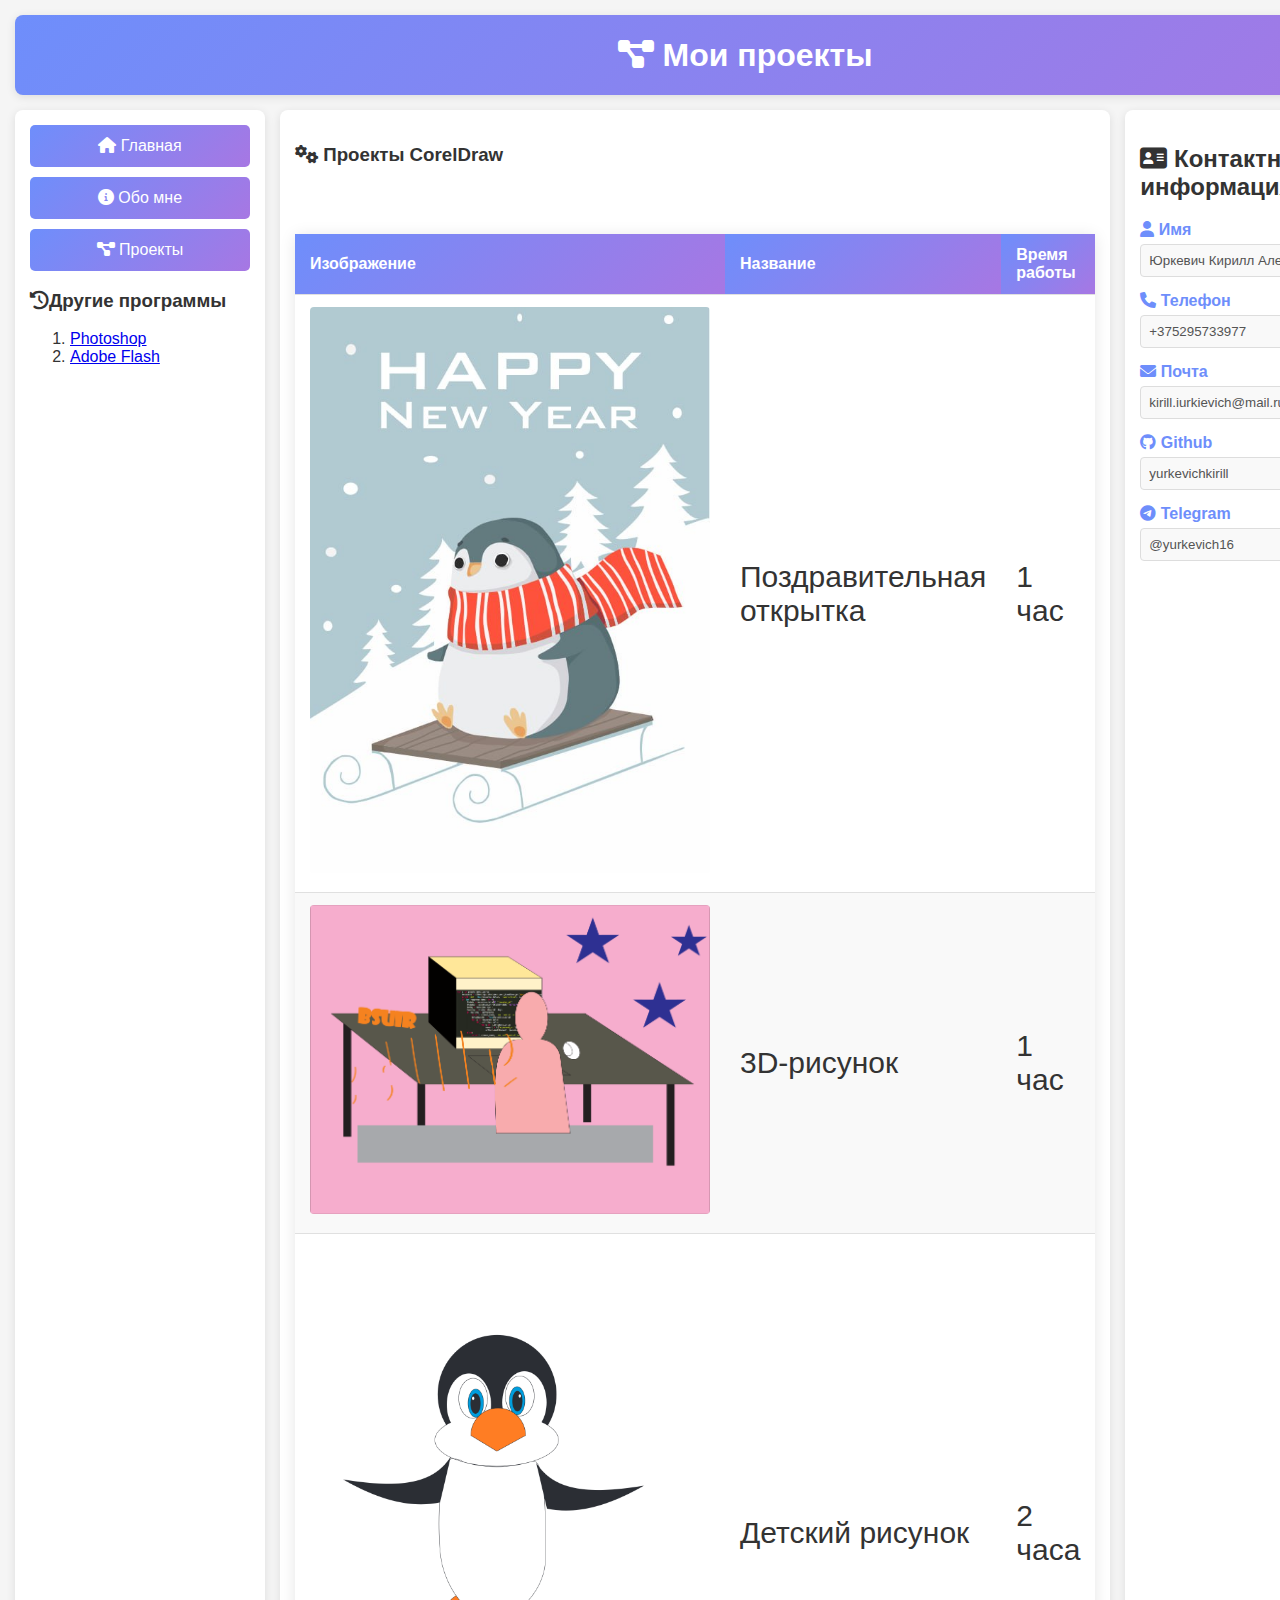
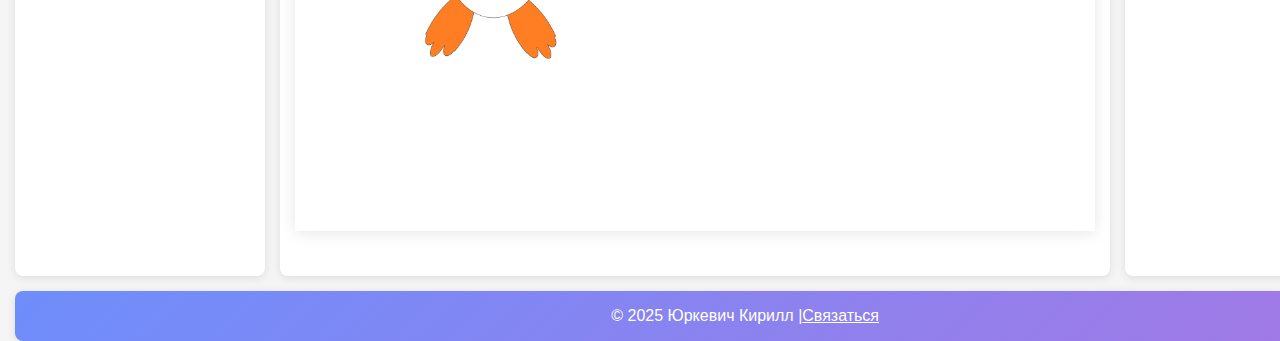
<file: pages/corel.html>
<!DOCTYPE html>
<html lang="ru">
<head>
  <meta charset="UTF-8">
  <meta name="viewport" content="width=device-width, initial-scale=1.0">
  <title>Мои проекты | Юркевич Кирилл</title>
  <link rel="stylesheet" href="../styles/style_projects.css">
  <link rel="stylesheet" href="https://cdnjs.cloudflare.com/ajax/libs/font-awesome/6.0.0-beta3/css/all.min.css">
  <style>
    .projects-table {
      width: 100%;
      border-collapse: collapse;
      margin: 30px 0;
      box-shadow: 0 2px 15px rgba(0,0,0,0.1);
    }
    
    .projects-table th {
      background: linear-gradient(135deg, #6e8efb, #a777e3);
      color: white;
    }
    
    .projects-table td, .projects-table th {
      padding: 12px 15px;
      border-bottom: 1px solid #e0e0e0;
    }

    .projects-table td{
      font-size: 30px;
    }
    
    .projects-table tr:last-child td {
      border-bottom: none;
    }
    
    .project-preview {
      width: 400px;
      height: auto;
      object-fit: cover;
      border-radius: 4px;
    }
    
    .category {
      display: inline-block;
      padding: 4px 8px;
      background: #f0f0f0;
      border-radius: 4px;
      font-size: 12px;
    }
    
    .view-btn {
      background: none;
      border: 1px solid #6e8efb;
      color: #6e8efb;
      padding: 5px 10px;
      border-radius: 4px;
      cursor: pointer;
      transition: all 0.3s;
    }
    
    .view-btn:hover {
      background: #6e8efb;
      color: white;
    }
  </style>
</head>
<body>
  <div class="container">
    <div class="header">
      <h1><i class="fas fa-project-diagram"></i> Мои проекты</h1>
    </div>
    
    <div class="sidebar">
      <div class="page-links">
        <button><a href="../index.html"><i class="fas fa-home"></i> Главная</a></button>
        <button><a href="description.html"><i class="fas fa-info-circle"></i> Обо мне</a></button>
        <button><a href="projects.html"><i class="fas fa-project-diagram"></i> Проекты</a></button>
      </div>
            
      <div class="recent-projects">
        <h3><i class="fas fa-history"></i>Другие программы</h3>
        <ol>
          <li><a href="photoshop.html">Photoshop</a></li>
          <li><a href="flash.html">Adobe Flash</a></li>
        </ol>
      </div>
    </div>

    <div class="nav">
      <h2><i class="fas fa-address-card"></i> Контактная информация</h2>
      <div class="contact-data">
        <div>
          <label for="name"><i class="fas fa-user"></i> Имя</label>
          <input type="text" value="Юркевич Кирилл Александрович" id="name" disabled>
        </div>
        <div>
          <label for="tel"><i class="fas fa-phone"></i> Телефон</label>
          <input type="text" id="tel" value="+375295733977" disabled>
        </div>
        <div>
          <label for="mail"><i class="fas fa-envelope"></i> Почта</label>
          <input type="text" id="mail" value="kirill.iurkievich@mail.ru" disabled>
        </div>
        <div>
          <label for="git"><i class="fab fa-github"></i> Github</label>
          <input type="text" id="git" value="yurkevichkirill" disabled>
        </div>
        <div>
          <label for="tg"><i class="fab fa-telegram"></i> Telegram</label>
          <input type="text" id="tg" value="@yurkevich16" disabled>
        </div>
      </div>
    </div>
    
    <div class="article">      
      <h3><i class="fas fa-cogs"></i> Проекты CorelDraw</h3>
      
      <table class="projects-table">
        <thead>
          <tr>
            <th>Изображение</th>
            <th>Название</th>
            <th>Время работы</th>
          </tr>
        </thead>
        <tbody>
          <tr>
            <td><img src="../projects/corel/new_year.jpg" alt="Открытка" class="project-preview"></td>
            <td>Поздравительная открытка</td>
            <td>1 час</td>
          </tr>
          <tr>
            <td><img src="../projects/corel/3d.png" alt="3D-рисунок" class="project-preview"></td>
            <td>3D-рисунок</td>
            <td>1 час</td>
          </tr>
          <tr>
            <td><img src="../projects/corel/Pinguin.png" alt="Детский рисунок" class="project-preview"></td>
            <td>Детский рисунок</td>
            <td>2 часа</td>
          </tr>
        </tbody>
      </table>
      
    </div>
    
    <div class="footer">
      © 2025 Юркевич Кирилл | <a href="https://mail.ru/kirill.iurkievich@mail.ru" style="color: white;">Связаться</a>
    </div>
  </div>
</body>
</html>
</file>
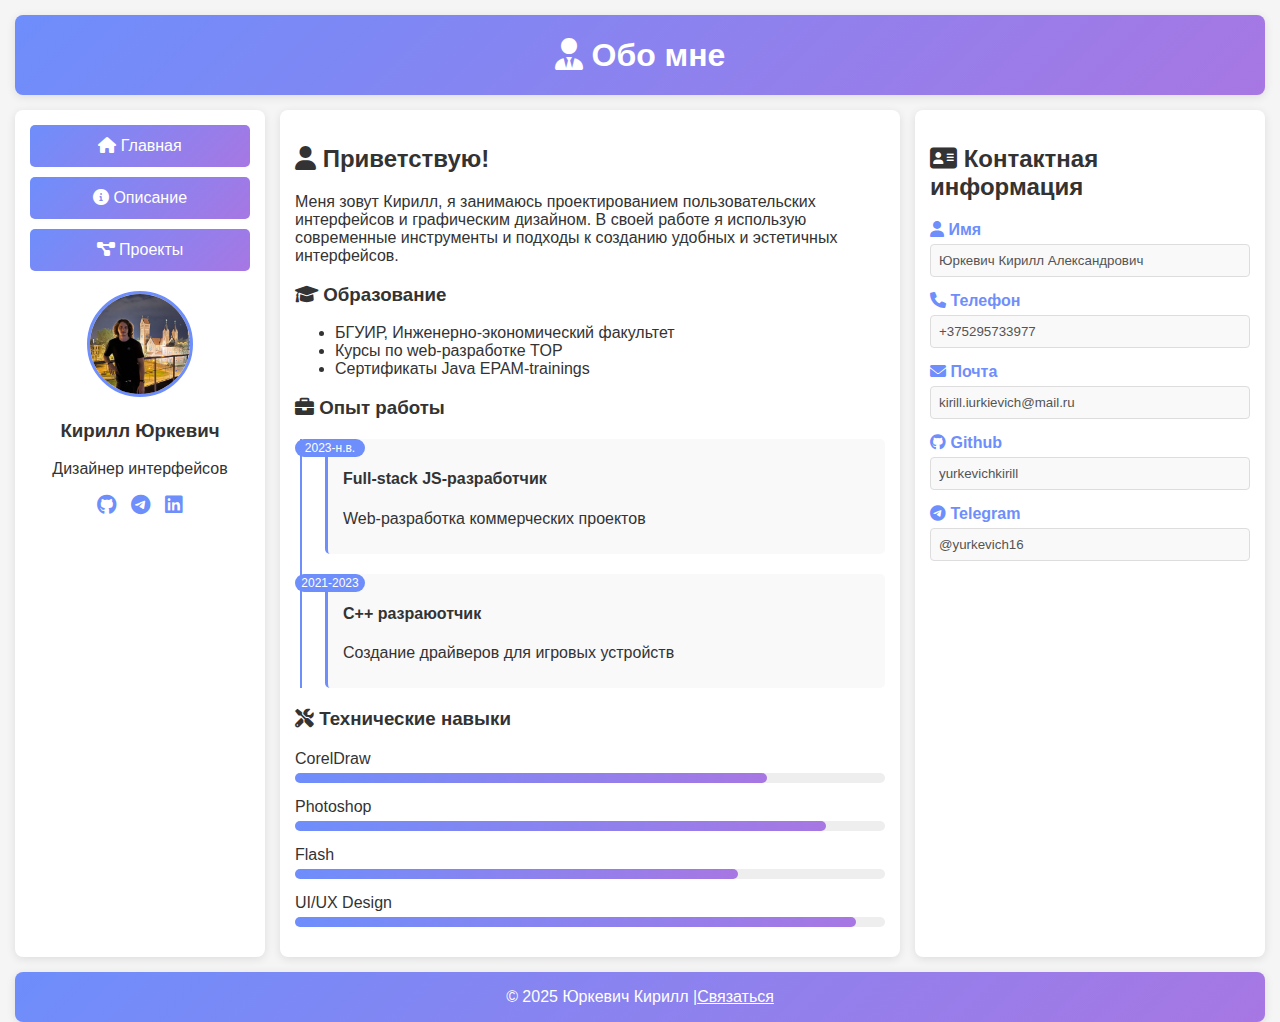
<file: pages/description.html>
<!DOCTYPE html>
<html lang="ru">
<head>
  <meta charset="UTF-8">
  <meta name="viewport" content="width=device-width, initial-scale=1.0">
  <title>Обо мне | Юркевич Кирилл</title>
  <link rel="stylesheet" href="../styles/style_description.css">
  <link rel="stylesheet" href="https://cdnjs.cloudflare.com/ajax/libs/font-awesome/6.0.0-beta3/css/all.min.css">
</head>
<body>
  <div class="container">
    <div class="header">
      <h1><i class="fas fa-user-tie"></i> Обо мне</h1>
    </div>
    
    <div class="sidebar">
      <div class="page-links">
        <button><a href="../index.html"><i class="fas fa-home"></i> Главная</a></button>
        <button><a href="description.html"><i class="fas fa-info-circle"></i> Описание</a></button>
        <button><a href="projects.html"><i class="fas fa-project-diagram"></i> Проекты</a></button>
      </div>
      
      <div class="quick-info">
        <div class="avatar">
          <img src="../projects/ava.png" alt="Аватар">
        </div>
        <h3>Кирилл Юркевич</h3>
        <p>Дизайнер интерфейсов</p>
        <div class="social-links">
          <a href="https://github.com/yurkevichkirill"><i class="fab fa-github"></i></a>
          <a href="https://yurkevichkirill.github.io/telegram/"><i class="fab fa-telegram"></i></a>
          <a href="https://www.linkedin.com/in/%D0%BA%D0%B8%D1%80%D0%B8%D0%BB%D0%BB-%D1%8E%D1%80%D0%BA%D0%B5%D0%B2%D0%B8%D1%87-8837332b7/"><i class="fab fa-linkedin"></i></a>
        </div>
      </div>
    </div>

    <div class="nav">
      <h2><i class="fas fa-address-card"></i> Контактная информация</h2>
      <div class="contact-data">
        <div>
          <label for="name"><i class="fas fa-user"></i> Имя</label>
          <input type="text" value="Юркевич Кирилл Александрович" id="name" disabled>
        </div>
        <div>
          <label for="tel"><i class="fas fa-phone"></i> Телефон</label>
          <input type="text" id="tel" value="+375295733977" disabled>
        </div>
        <div>
          <label for="mail"><i class="fas fa-envelope"></i> Почта</label>
          <input type="text" id="mail" value="kirill.iurkievich@mail.ru" disabled>
        </div>
        <div>
          <label for="git"><i class="fab fa-github"></i> Github</label>
          <input type="text" id="git" value="yurkevichkirill" disabled>
        </div>
        <div>
          <label for="tg"><i class="fab fa-telegram"></i> Telegram</label>
          <input type="text" id="tg" value="@yurkevich16" disabled>
        </div>
      </div>
    </div>
    
    <div class="article">
      <div class="about-me">
        <h2><i class="fas fa-user"></i> Приветствую!</h2>
        <p>Меня зовут Кирилл, я занимаюсь проектированием пользовательских интерфейсов и графическим дизайном. В своей работе я использую современные инструменты и подходы к созданию удобных и эстетичных интерфейсов.</p>
        
        <h3><i class="fas fa-graduation-cap"></i> Образование</h3>
        <ul>
          <li>БГУИР, Инженерно-экономический факультет</li>
          <li>Курсы по web-разработке TOP</li>
          <li>Сертификаты Java EPAM-trainings</li>
        </ul>
        
        <h3><i class="fas fa-briefcase"></i> Опыт работы</h3>
        <div class="timeline">
          <div class="timeline-item">
            <div class="timeline-date">2023-н.в.</div>
            <div class="timeline-content">
              <h4>Full-stack JS-разработчик</h4>
              <p>Web-разработка коммерческих проектов</p>
            </div>
          </div>
          <div class="timeline-item">
            <div class="timeline-date">2021-2023</div>
            <div class="timeline-content">
              <h4>C++ разраюотчик</h4>
              <p>Создание драйверов для игровых устройств</p>
            </div>
          </div>
        </div>
        
        <h3><i class="fas fa-tools"></i> Технические навыки</h3>
        <div class="skills-chart">
          <div class="skill">
            <span>CorelDraw</span>
            <div class="skill-bar">
              <div class="skill-level" style="width: 80%;"></div>
            </div>
          </div>
          <div class="skill">
            <span>Photoshop</span>
            <div class="skill-bar">
              <div class="skill-level" style="width: 90%;"></div>
            </div>
          </div>
          <div class="skill">
            <span>Flash</span>
            <div class="skill-bar">
              <div class="skill-level" style="width: 75%;"></div>
            </div>
          </div>
          <div class="skill">
            <span>UI/UX Design</span>
            <div class="skill-bar">
              <div class="skill-level" style="width: 95%;"></div>
            </div>
          </div>
        </div>
      </div>
    </div>
    
    <div class="footer">
      © 2025 Юркевич Кирилл | <a href="https://mail.ru/kirill.iurkievich@mail.ru" style="color: white;"> Связаться</a>
    </div>
  </div>
</body>
</html>
</file>
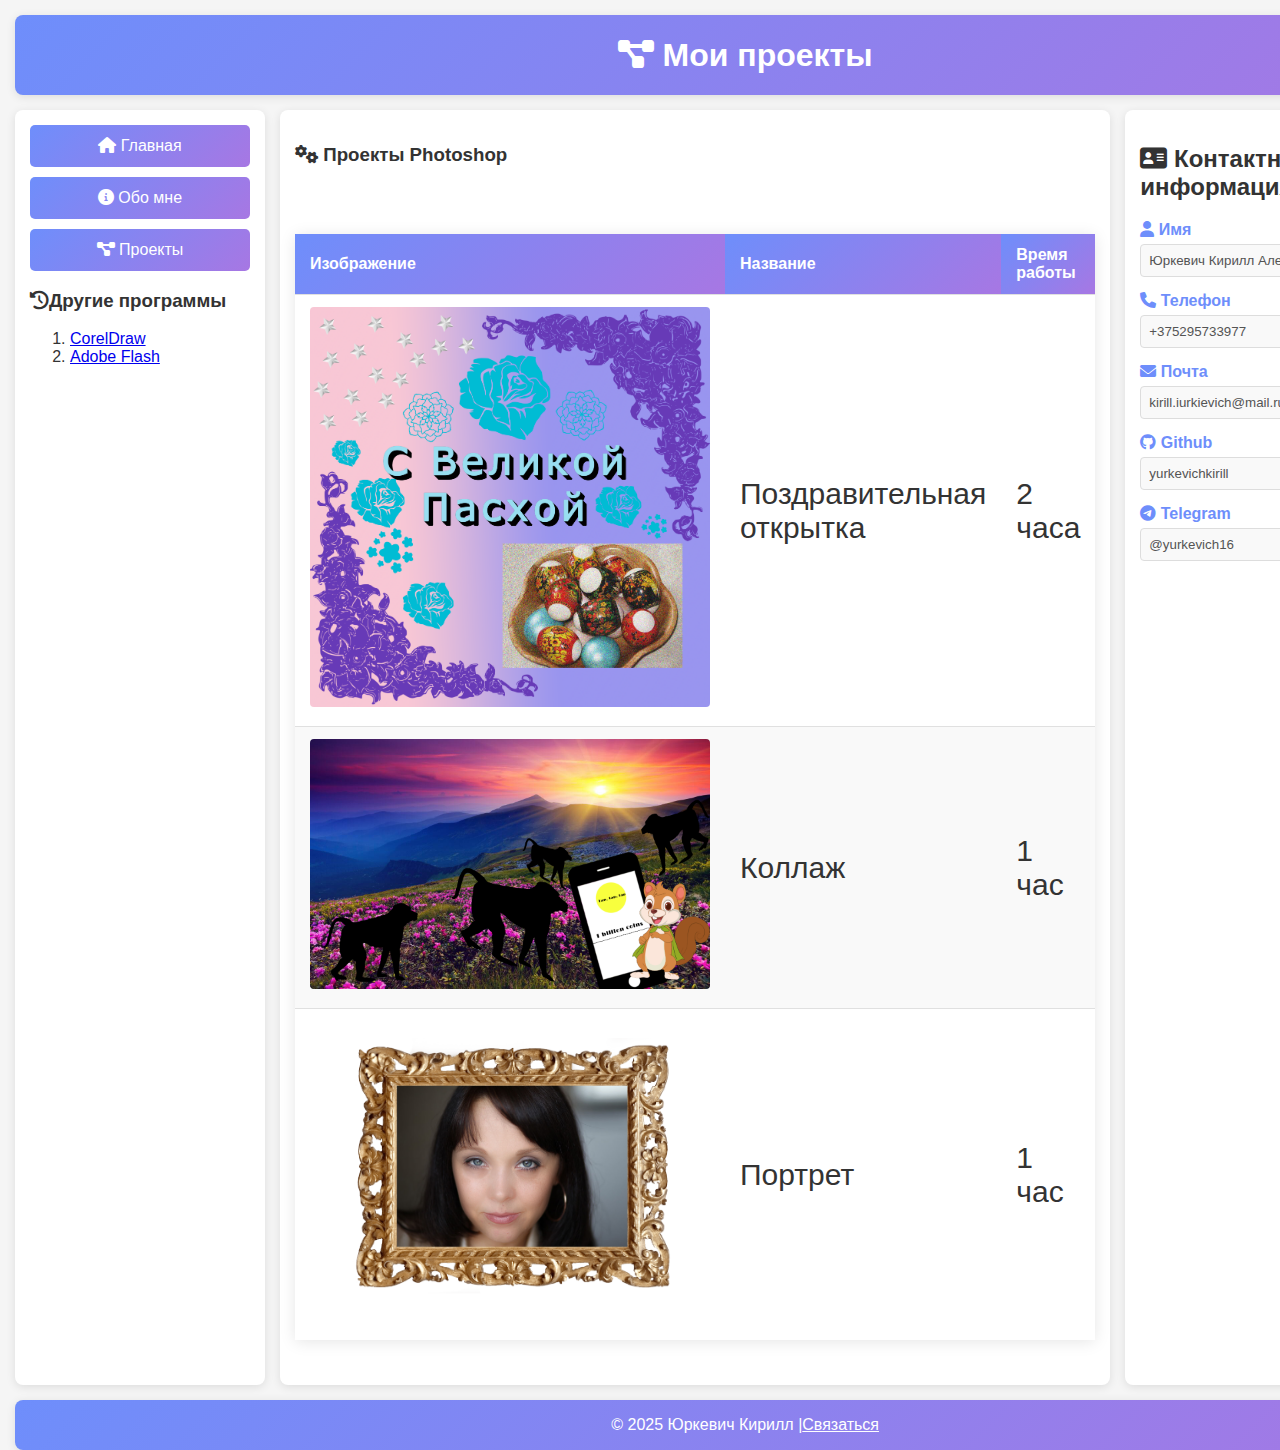
<file: pages/photoshop.html>
<!DOCTYPE html>
<html lang="ru">
<head>
  <meta charset="UTF-8">
  <meta name="viewport" content="width=device-width, initial-scale=1.0">
  <title>Мои проекты | Юркевич Кирилл</title>
  <link rel="stylesheet" href="../styles/style_projects.css">
  <link rel="stylesheet" href="https://cdnjs.cloudflare.com/ajax/libs/font-awesome/6.0.0-beta3/css/all.min.css">
  <style>
    .projects-table {
      width: 100%;
      border-collapse: collapse;
      margin: 30px 0;
      box-shadow: 0 2px 15px rgba(0,0,0,0.1);
    }
    
    .projects-table th {
      background: linear-gradient(135deg, #6e8efb, #a777e3);
      color: white;
    }
    
    .projects-table td, .projects-table th {
      padding: 12px 15px;
      border-bottom: 1px solid #e0e0e0;
    }

    .projects-table td{
      font-size: 30px;
    }
    
    .projects-table tr:last-child td {
      border-bottom: none;
    }
    
    .project-preview {
      width: 400px;
      height: auto;
      object-fit: cover;
      border-radius: 4px;
    }
    
    .category {
      display: inline-block;
      padding: 4px 8px;
      background: #f0f0f0;
      border-radius: 4px;
      font-size: 12px;
    }
    
    .view-btn {
      background: none;
      border: 1px solid #6e8efb;
      color: #6e8efb;
      padding: 5px 10px;
      border-radius: 4px;
      cursor: pointer;
      transition: all 0.3s;
    }
    
    .view-btn:hover {
      background: #6e8efb;
      color: white;
    }
  </style>
</head>
<body>
  <div class="container">
    <div class="header">
      <h1><i class="fas fa-project-diagram"></i> Мои проекты</h1>
    </div>
    
    <div class="sidebar">
      <div class="page-links">
        <button><a href="../index.html"><i class="fas fa-home"></i> Главная</a></button>
        <button><a href="description.html"><i class="fas fa-info-circle"></i> Обо мне</a></button>
        <button><a href="projects.html"><i class="fas fa-project-diagram"></i> Проекты</a></button>
      </div>
            
      <div class="recent-projects">
        <h3><i class="fas fa-history"></i>Другие программы</h3>
        <ol>
          <li><a href="corel.html">CorelDraw</a></li>
          <li><a href="flash.html">Adobe Flash</a></li>
        </ol>
      </div>
    </div>

    <div class="nav">
      <h2><i class="fas fa-address-card"></i> Контактная информация</h2>
      <div class="contact-data">
        <div>
          <label for="name"><i class="fas fa-user"></i> Имя</label>
          <input type="text" value="Юркевич Кирилл Александрович" id="name" disabled>
        </div>
        <div>
          <label for="tel"><i class="fas fa-phone"></i> Телефон</label>
          <input type="text" id="tel" value="+375295733977" disabled>
        </div>
        <div>
          <label for="mail"><i class="fas fa-envelope"></i> Почта</label>
          <input type="text" id="mail" value="kirill.iurkievich@mail.ru" disabled>
        </div>
        <div>
          <label for="git"><i class="fab fa-github"></i> Github</label>
          <input type="text" id="git" value="yurkevichkirill" disabled>
        </div>
        <div>
          <label for="tg"><i class="fab fa-telegram"></i> Telegram</label>
          <input type="text" id="tg" value="@yurkevich16" disabled>
        </div>
      </div>
    </div>
    
    <div class="article">      
      <h3><i class="fas fa-cogs"></i> Проекты Photoshop</h3>      
      <table class="projects-table">
        <thead>
          <tr>
            <th>Изображение</th>
            <th>Название</th>
            <th>Время работы</th>
          </tr>
        </thead>
        <tbody>
          <tr>
            <td>
              <img src="../projects/photoshop/otkritka_photoshop.png" alt="Открытка" class="project-preview">
            </td>
            <td>Поздравительная открытка</td>
            <td>2 часа</td>
          </tr>
          <tr>
            <td><img src="../projects/photoshop/kolaj.png" alt="Коллаж" class="project-preview"></td>
            <td>Коллаж</td>
            <td>1 час</td>
          </tr>
          <tr>
            <td><img src="../projects/photoshop/portret.png" alt="Портрет" class="project-preview"></td>
            <td>Портрет</td>
            <td>1 час</td>
          </tr>
        </tbody>
      </table>
      
    </div>
    
    <div class="footer">
      © 2025 Юркевич Кирилл | <a href="https://mail.ru/kirill.iurkievich@mail.ru" style="color: white;">Связаться</a>
    </div>
  </div>
</body>
</html>
</file>
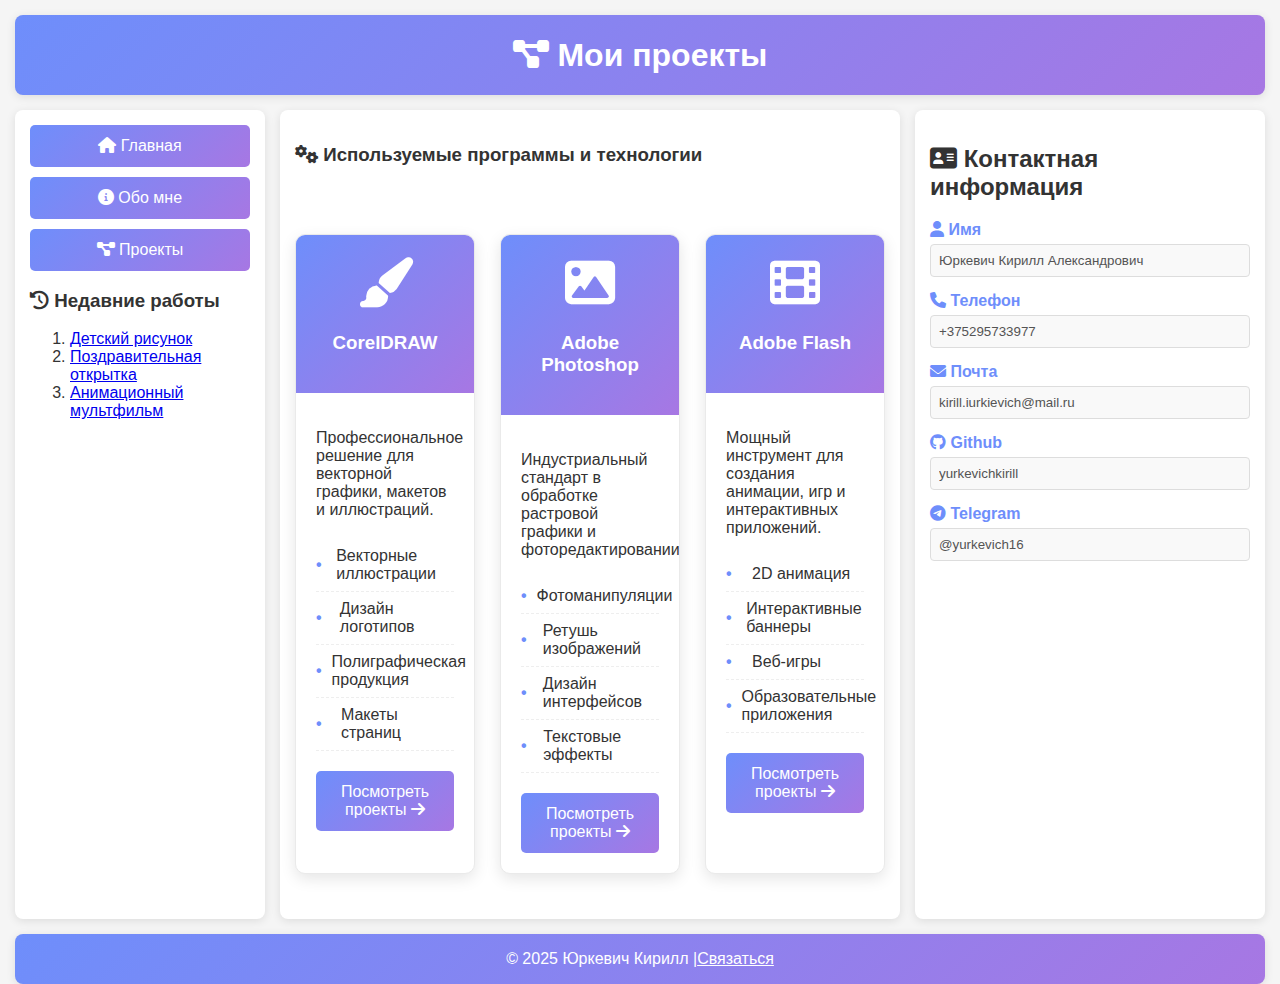
<file: pages/projects.html>
<!DOCTYPE html>
<html lang="ru">
<head>
  <meta charset="UTF-8">
  <meta name="viewport" content="width=device-width, initial-scale=1.0">
  <title>Мои проекты | Юркевич Кирилл</title>
  <link rel="stylesheet" href="../styles/style_projects.css">
  <link rel="stylesheet" href="https://cdnjs.cloudflare.com/ajax/libs/font-awesome/6.0.0-beta3/css/all.min.css">
</head>
<body>
  <div class="container">
    <div class="header">
      <h1><i class="fas fa-project-diagram"></i> Мои проекты</h1>
    </div>
    
    <div class="sidebar">
      <div class="page-links">
        <button><a href="../index.html"><i class="fas fa-home"></i> Главная</a></button>
        <button><a href="description.html"><i class="fas fa-info-circle"></i> Обо мне</a></button>
        <button><a href="projects.html"><i class="fas fa-project-diagram"></i> Проекты</a></button>
      </div>
            
      <div class="recent-projects">
        <h3><i class="fas fa-history"></i> Недавние работы</h3>
        <ol>
          <li><a href="corel.html">Детский рисунок</a></li>
          <li><a href="photoshop.html">Поздравительная открытка</a></li>
          <li><a href="flash.html">Анимационный мультфильм</a></li>
        </щl>
      </div>
    </div>

    <div class="nav">
      <h2><i class="fas fa-address-card"></i> Контактная информация</h2>
      <div class="contact-data">
        <div>
          <label for="name"><i class="fas fa-user"></i> Имя</label>
          <input type="text" value="Юркевич Кирилл Александрович" id="name" disabled>
        </div>
        <div>
          <label for="tel"><i class="fas fa-phone"></i> Телефон</label>
          <input type="text" id="tel" value="+375295733977" disabled>
        </div>
        <div>
          <label for="mail"><i class="fas fa-envelope"></i> Почта</label>
          <input type="text" id="mail" value="kirill.iurkievich@mail.ru" disabled>
        </div>
        <div>
          <label for="git"><i class="fab fa-github"></i> Github</label>
          <input type="text" id="git" value="yurkevichkirill" disabled>
        </div>
        <div>
          <label for="tg"><i class="fab fa-telegram"></i> Telegram</label>
          <input type="text" id="tg" value="@yurkevich16" disabled>
        </div>
      </div>
    </div>
    
    <div class="article">      
      <h3><i class="fas fa-cogs"></i> Используемые программы и технологии</h3>
      
      <div class="software-showcase">
        <div class="software-card corel-card">
          <div class="software-header">
            <div class="software-icon">
              <i class="fas fa-paint-brush"></i>
            </div>
            <h3>CorelDRAW</h3>
          </div>
          <div class="software-body">
            <p>Профессиональное решение для векторной графики, макетов и иллюстраций.</p>
            <ul class="software-features">
              <li>Векторные иллюстрации</li>
              <li>Дизайн логотипов</li>
              <li>Полиграфическая продукция</li>
              <li>Макеты страниц</li>
            </ul>
            <a href="corel.html" class="software-link">Посмотреть проекты <i class="fas fa-arrow-right"></i></a>
          </div>
        </div>
        
        <div class="software-card photoshop-card">
          <div class="software-header">
            <div class="software-icon">
              <i class="fas fa-image"></i>
            </div>
            <h3>Adobe Photoshop</h3>
          </div>
          <div class="software-body">
            <p>Индустриальный стандарт в обработке растровой графики и фоторедактировании.</p>
            <ul class="software-features">
              <li>Фотоманипуляции</li>
              <li>Ретушь изображений</li>
              <li>Дизайн интерфейсов</li>
              <li>Текстовые эффекты</li>
            </ul>
            <a href="photoshop.html" class="software-link">Посмотреть проекты <i class="fas fa-arrow-right"></i></a>
          </div>
        </div>
        
        <div class="software-card flash-card">
          <div class="software-header">
            <div class="software-icon">
              <i class="fas fa-film"></i>
            </div>
            <h3>Adobe Flash</h3>
          </div>
          <div class="software-body">
            <p>Мощный инструмент для создания анимации, игр и интерактивных приложений.</p>
            <ul class="software-features">
              <li>2D анимация</li>
              <li>Интерактивные баннеры</li>
              <li>Веб-игры</li>
              <li>Образовательные приложения</li>
            </ul>
            <a href="flash.html" class="software-link">Посмотреть проекты <i class="fas fa-arrow-right"></i></a>
          </div>
        </div>
      </div>
      
    </div>
    
    <div class="footer">
      © 2025 Юркевич Кирилл | <a href="https://mail.ru/kirill.iurkievich@mail.ru" style="color: white;">Связаться</a>
    </div>
  </div>
</body>
</html>
</file>
<file: styles/style_projects.css>
html {
  height: 100%;
  font-family: 'Segoe UI', Tahoma, Geneva, Verdana, sans-serif;
}

body {
  height: 100%;
  margin: 0;
  background-color: #f5f5f5;
  color: #333;
}

.container {
  display: grid;
  grid-template-columns: 250px 1fr 350px;
  grid-template-rows: 80px 1fr 50px;
  grid-template-areas: 
    "header header header"
    "sidebar main nav"
    "footer footer footer";
  height: 100vh;
  gap: 15px;
  padding: 15px;
  box-sizing: border-box;
}

.container > div {
  background-color: white;
  border-radius: 8px;
  box-shadow: 0 2px 10px rgba(0,0,0,0.1);
  padding: 15px;
}

.header {
  grid-area: header;
  display: flex;
  align-items: center;
  justify-content: center;
  background: linear-gradient(135deg, #6e8efb, #a777e3);
  color: white;
}

.sidebar {
  grid-area: sidebar;
  display: flex;
  flex-direction: column;
}

.page-links {
  display: flex;
  flex-direction: column;
  gap: 10px;
}

.page-links button {
  padding: 12px;
  background: linear-gradient(135deg, #6e8efb, #a777e3);
  color: white;
  border: none;
  border-radius: 5px;
  cursor: pointer;
  font-size: 16px;
  transition: all 0.3s;
}

.page-links button:hover {
  transform: translateY(-2px);
  box-shadow: 0 4px 8px rgba(0,0,0,0.2);
}

.page-links button a {
  color: white;
  text-decoration: none;
  display: block;
}

.nav {
  grid-area: nav;
  padding: 20px;
}

.contact-data {
  display: grid;
  grid-template-columns: 1fr;
  gap: 15px;
}

.contact-data div {
  display: flex;
  flex-direction: column;
}

.contact-data label {
  font-weight: bold;
  margin-bottom: 5px;
  color: #6e8efb;
}

.contact-data input {
  padding: 8px;
  border: 1px solid #ddd;
  border-radius: 4px;
  background-color: #f9f9f9;
}

.article {
  grid-area: main;
  display: grid;
  gap: 20px;
  align-content: start;
}

.corel-card{
  grid-area: corel-card;
}

.photoshop-card{
  grid-area: photoshop-card;
}

.flash-card{
  grid-area: flash-card;
}

.project-card {
  border: 1px solid #eee;
  border-radius: 8px;
  overflow: hidden;
  transition: all 0.3s;
}

.project-card:hover {
  transform: translateY(-5px);
  box-shadow: 0 10px 20px rgba(0,0,0,0.1);
}

.project-card img {
  width: 100%;
  height: 500px;
  object-fit: cover;
}

.project-info {
  padding: 15px;
}

.project-info h3 {
  margin-top: 0;
  color: #6e8efb;
}

.more {
  grid-column: 1 / -1;
  text-align: center;
}

.more button {
  padding: 12px 30px;
  background: linear-gradient(135deg, #6e8efb, #a777e3);
  color: white;
  border: none;
  border-radius: 5px;
  cursor: pointer;
  font-size: 16px;
  transition: all 0.3s;
}

.more button:hover {
  transform: translateY(-2px);
  box-shadow: 0 4px 8px rgba(0,0,0,0.2);
}

.footer {
  grid-area: footer;
  display: flex;
  align-items: center;
  justify-content: center;
  background: linear-gradient(135deg, #6e8efb, #a777e3);
  color: white;
}

/* Анимации */
@keyframes fadeIn {
  from { opacity: 0; transform: translateY(20px); }
  to { opacity: 1; transform: translateY(0); }
}

.project-card {
  animation: fadeIn 0.5s ease-out forwards;
}

.project-card:nth-child(1) { animation-delay: 0.1s; }
.project-card:nth-child(2) { animation-delay: 0.2s; }
.project-card:nth-child(3) { animation-delay: 0.3s; }

/* Новые стили для description.html */
.quick-info {
  text-align: center;
  padding: 20px;
}

.avatar img {
  width: 100px;
  height: 100px;
  border-radius: 50%;
  object-fit: cover;
  border: 3px solid #6e8efb;
}

.social-links {
  display: flex;
  justify-content: center;
  gap: 15px;
  margin-top: 15px;
}

.social-links a {
  color: #6e8efb;
  font-size: 20px;
  transition: all 0.3s;
}

.social-links a:hover {
  color: #a777e3;
  transform: translateY(-3px);
}

.timeline {
  position: relative;
  padding-left: 30px;
  margin: 20px 0;
}

.timeline::before {
  content: '';
  position: absolute;
  left: 5px;
  top: 0;
  bottom: 0;
  width: 2px;
  background: #6e8efb;
}

.timeline-item {
  position: relative;
  margin-bottom: 20px;
}

.timeline-date {
  position: absolute;
  left: -30px;
  top: 0;
  width: 60px;
  padding: 2px 5px;
  background: #6e8efb;
  color: white;
  border-radius: 15px;
  font-size: 12px;
  text-align: center;
}

.timeline-content {
  padding: 10px 15px;
  background: #f9f9f9;
  border-radius: 5px;
  border-left: 3px solid #6e8efb;
}

.skills-chart {
  margin-top: 20px;
}

.skill {
  margin-bottom: 15px;
}

.skill-bar {
  height: 10px;
  background: #eee;
  border-radius: 5px;
  margin-top: 5px;
}

.skill-level {
  height: 100%;
  background: linear-gradient(90deg, #6e8efb, #a777e3);
  border-radius: 5px;
}

/* Новые стили для projects.html */
.program-cards {
  display: grid;
  grid-template-columns: repeat(auto-fit, minmax(300px, 1fr));
  gap: 20px;
  margin: 30px 0;
}

.program-card {
  padding: 20px;
  border: 1px solid #eee;
  border-radius: 8px;
  transition: all 0.3s;
}

.program-card:hover {
  transform: translateY(-5px);
  box-shadow: 0 10px 20px rgba(0,0,0,0.1);
}

.program-icon {
  font-size: 40px;
  color: #6e8efb;
  margin-bottom: 15px;
}

.project-table {
  margin-top: 30px;
  overflow-x: auto;
}

table {
  width: 100%;
  border-collapse: collapse;
  margin-top: 15px;
}

th, td {
  padding: 12px 15px;
  text-align: left;
  border-bottom: 1px solid #ddd;
}

th {
  background-color: #6e8efb;
  color: white;
}

tr:nth-child(even) {
  background-color: #f9f9f9;
}

tr:hover {
  background-color: #f1f1f1;
}

.status {
  padding: 5px 10px;
  border-radius: 15px;
  font-size: 12px;
  font-weight: bold;
}

.status.completed {
  background-color: #d4edda;
  color: #155724;
}

.status.in-progress {
  background-color: #fff3cd;
  color: #856404;
}

.stats {
  margin-top: 30px;
}

.stat-item {
  display: flex;
  justify-content: space-between;
  margin-bottom: 10px;
  padding: 10px;
  background: #f9f9f9;
  border-radius: 5px;
}

.stat-value {
  font-weight: bold;
  color: #6e8efb;
}

/* Специфичные стили для этой страницы */
    .software-showcase {
      display: grid;
      grid-template-columns: 1fr 1fr 1fr;      
      grid-template-areas: "corel-card photoshop-card flash-card";
      gap: 25px;
      margin: 30px 0;
    }
    
    .software-card {
      background: white;
      border-radius: 10px;
      overflow: hidden;
      box-shadow: 0 5px 15px rgba(0,0,0,0.1);
      transition: all 0.3s ease;
      border: 1px solid #eaeaea;
    }
    
    .software-card:hover {
      transform: translateY(-10px);
      box-shadow: 0 15px 30px rgba(0,0,0,0.15);
    }
    
    .software-header {
      padding: 20px;
      background: linear-gradient(135deg, #6e8efb, #a777e3);
      color: white;
      text-align: center;
    }
    
    .software-icon {
      font-size: 50px;
      margin-bottom: 15px;
    }
    
    .software-body {
      padding: 20px;
    }
    
    .software-features {
      list-style-type: none;
      padding: 0;
      margin: 20px 0;
    }
    
    .software-features li {
      padding: 8px 0;
      border-bottom: 1px dashed #eee;
      display: flex;
      align-items: center;
    }
    
    .software-features li:before {
      content: "•";
      color: #6e8efb;
      font-weight: bold;
      display: inline-block;
      width: 1em;
      margin-right: 10px;
    }
    
    .software-link {
      display: block;
      text-align: center;
      padding: 12px;
      background: linear-gradient(135deg, #6e8efb, #a777e3);
      color: white;
      text-decoration: none;
      border-radius: 5px;
      transition: all 0.3s;
      margin-top: 15px;
    }
    
    .software-link:hover {
      background: linear-gradient(135deg, #5a7df4, #9666d8);
      box-shadow: 0 5px 15px rgba(106, 126, 251, 0.4);
    }
    
    .projects-intro {
      background: white;
      padding: 25px;
      border-radius: 10px;
      box-shadow: 0 5px 15px rgba(0,0,0,0.05);
      margin-bottom: 30px;
      border-left: 5px solid #6e8efb;
    }
    
    .stats-grid {
      display: grid;
      grid-template-columns: repeat(auto-fit, minmax(200px, 1fr));
      gap: 20px;
      margin: 30px 0;
    }
    
    .stat-card {
      background: white;
      padding: 20px;
      border-radius: 10px;
      box-shadow: 0 5px 15px rgba(0,0,0,0.05);
      text-align: center;
    }
    
    .stat-number {
      font-size: 36px;
      font-weight: bold;
      color: #6e8efb;
      margin: 10px 0;
    }
    
    .stat-label {
      color: #666;
      font-size: 14px;
    }
</file>
<file: styles/style_description.css>
html {
  height: 100%;
  font-family: 'Segoe UI', Tahoma, Geneva, Verdana, sans-serif;
}

body {
  height: 100%;
  margin: 0;
  background-color: #f5f5f5;
  color: #333;
}

.container {
  display: grid;
  grid-template-columns: 250px 1fr 350px;
  grid-template-rows: 80px 1fr 50px;
  grid-template-areas: 
    "header header header"
    "sidebar main nav"
    "footer footer footer";
  height: 100vh;
  gap: 15px;
  padding: 15px;
  box-sizing: border-box;
}

.container > div {
  background-color: white;
  border-radius: 8px;
  box-shadow: 0 2px 10px rgba(0,0,0,0.1);
  padding: 15px;
}

.header {
  grid-area: header;
  display: flex;
  align-items: center;
  justify-content: center;
  background: linear-gradient(135deg, #6e8efb, #a777e3);
  color: white;
}

.sidebar {
  grid-area: sidebar;
  display: flex;
  flex-direction: column;
}

.page-links {
  display: flex;
  flex-direction: column;
  gap: 10px;
}

.page-links button {
  padding: 12px;
  background: linear-gradient(135deg, #6e8efb, #a777e3);
  color: white;
  border: none;
  border-radius: 5px;
  cursor: pointer;
  font-size: 16px;
  transition: all 0.3s;
}

.page-links button:hover {
  transform: translateY(-2px);
  box-shadow: 0 4px 8px rgba(0,0,0,0.2);
}

.page-links button a {
  color: white;
  text-decoration: none;
  display: block;
}

.nav {
  grid-area: nav;
  padding: 20px;
}

.contact-data {
  display: grid;
  grid-template-columns: 1fr;
  gap: 15px;
}

.contact-data div {
  display: flex;
  flex-direction: column;
}

.contact-data label {
  font-weight: bold;
  margin-bottom: 5px;
  color: #6e8efb;
}

.contact-data input {
  padding: 8px;
  border: 1px solid #ddd;
  border-radius: 4px;
  background-color: #f9f9f9;
}

.article {
  grid-area: main;
  display: grid;
  grid-template-columns: 1fr;
  gap: 20px;
  align-content: start;
}

.project-card {
  border: 1px solid #eee;
  border-radius: 8px;
  overflow: hidden;
  transition: all 0.3s;
}

.project-card:hover {
  transform: translateY(-5px);
  box-shadow: 0 10px 20px rgba(0,0,0,0.1);
}

.project-card img {
  width: 100%;
  height: 500px;
  object-fit: cover;
}

.project-info {
  padding: 15px;
}

.project-info h3 {
  margin-top: 0;
  color: #6e8efb;
}

.more {
  grid-column: 1 / -1;
  text-align: center;
}

.more button {
  padding: 12px 30px;
  background: linear-gradient(135deg, #6e8efb, #a777e3);
  color: white;
  border: none;
  border-radius: 5px;
  cursor: pointer;
  font-size: 16px;
  transition: all 0.3s;
}

.more button:hover {
  transform: translateY(-2px);
  box-shadow: 0 4px 8px rgba(0,0,0,0.2);
}

.footer {
  grid-area: footer;
  display: flex;
  align-items: center;
  justify-content: center;
  background: linear-gradient(135deg, #6e8efb, #a777e3);
  color: white;
}

/* Анимации */
@keyframes fadeIn {
  from { opacity: 0; transform: translateY(20px); }
  to { opacity: 1; transform: translateY(0); }
}

.project-card {
  animation: fadeIn 0.5s ease-out forwards;
}

.project-card:nth-child(1) { animation-delay: 0.1s; }
.project-card:nth-child(2) { animation-delay: 0.2s; }
.project-card:nth-child(3) { animation-delay: 0.3s; }

/* Новые стили для description.html */
.quick-info {
  text-align: center;
  padding: 20px;
}

.avatar img {
  width: 100px;
  height: 100px;
  border-radius: 50%;
  object-fit: cover;
  border: 3px solid #6e8efb;
}

.social-links {
  display: flex;
  justify-content: center;
  gap: 15px;
  margin-top: 15px;
}

.social-links a {
  color: #6e8efb;
  font-size: 20px;
  transition: all 0.3s;
}

.social-links a:hover {
  color: #a777e3;
  transform: translateY(-3px);
}

.timeline {
  position: relative;
  padding-left: 30px;
  margin: 20px 0;
}

.timeline::before {
  content: '';
  position: absolute;
  left: 5px;
  top: 0;
  bottom: 0;
  width: 2px;
  background: #6e8efb;
}

.timeline-item {
  position: relative;
  margin-bottom: 20px;
}

.timeline-date {
  position: absolute;
  left: -30px;
  top: 0;
  width: 60px;
  padding: 2px 5px;
  background: #6e8efb;
  color: white;
  border-radius: 15px;
  font-size: 12px;
  text-align: center;
}

.timeline-content {
  padding: 10px 15px;
  background: #f9f9f9;
  border-radius: 5px;
  border-left: 3px solid #6e8efb;
}

.skills-chart {
  margin-top: 20px;
}

.skill {
  margin-bottom: 15px;
}

.skill-bar {
  height: 10px;
  background: #eee;
  border-radius: 5px;
  margin-top: 5px;
}

.skill-level {
  height: 100%;
  background: linear-gradient(90deg, #6e8efb, #a777e3);
  border-radius: 5px;
}

/* Новые стили для projects.html */
.program-cards {
  display: grid;
  grid-template-columns: repeat(auto-fit, minmax(300px, 1fr));
  gap: 20px;
  margin: 30px 0;
}

.program-card {
  padding: 20px;
  border: 1px solid #eee;
  border-radius: 8px;
  transition: all 0.3s;
}

.program-card:hover {
  transform: translateY(-5px);
  box-shadow: 0 10px 20px rgba(0,0,0,0.1);
}

.program-icon {
  font-size: 40px;
  color: #6e8efb;
  margin-bottom: 15px;
}

.project-table {
  margin-top: 30px;
  overflow-x: auto;
}

table {
  width: 100%;
  border-collapse: collapse;
  margin-top: 15px;
}

th, td {
  padding: 12px 15px;
  text-align: left;
  border-bottom: 1px solid #ddd;
}

th {
  background-color: #6e8efb;
  color: white;
}

tr:nth-child(even) {
  background-color: #f9f9f9;
}

tr:hover {
  background-color: #f1f1f1;
}

.status {
  padding: 5px 10px;
  border-radius: 15px;
  font-size: 12px;
  font-weight: bold;
}

.status.completed {
  background-color: #d4edda;
  color: #155724;
}

.status.in-progress {
  background-color: #fff3cd;
  color: #856404;
}

.stats {
  margin-top: 30px;
}

.stat-item {
  display: flex;
  justify-content: space-between;
  margin-bottom: 10px;
  padding: 10px;
  background: #f9f9f9;
  border-radius: 5px;
}

.stat-value {
  font-weight: bold;
  color: #6e8efb;
}
</file>
